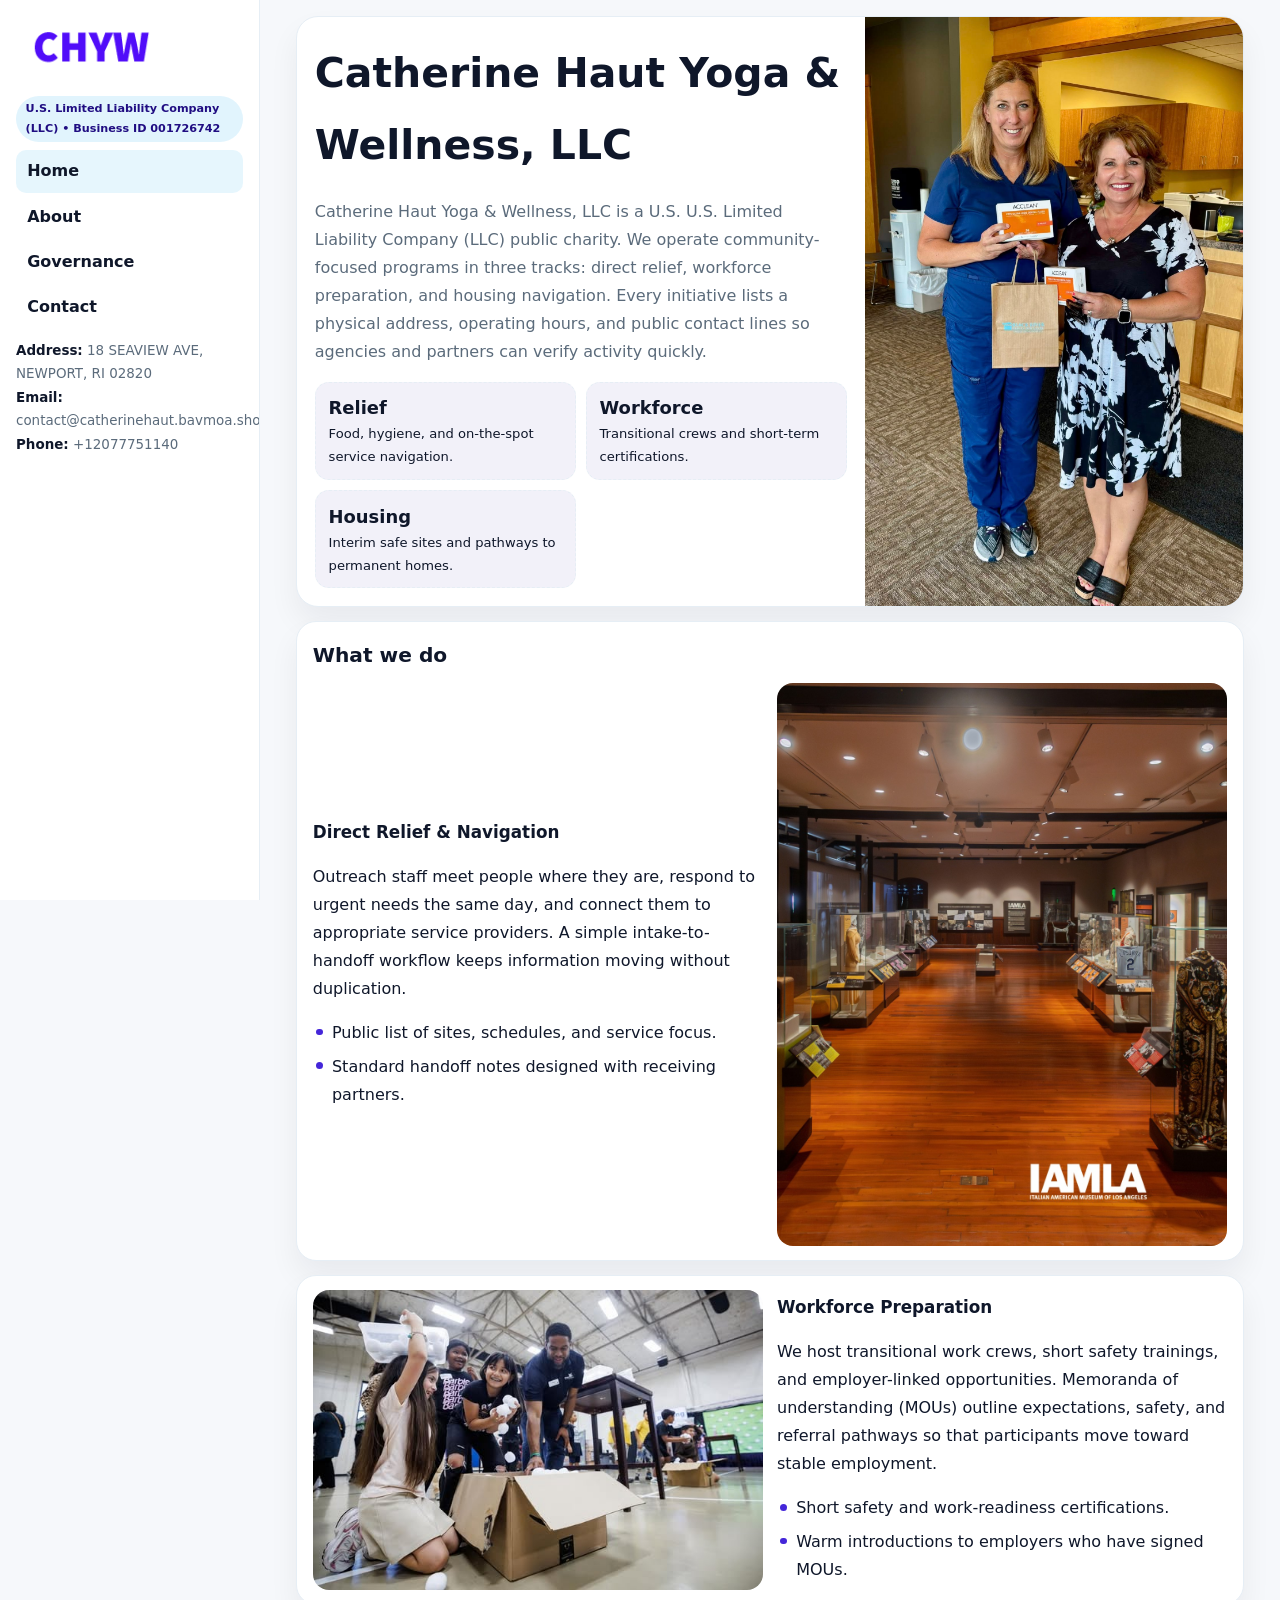
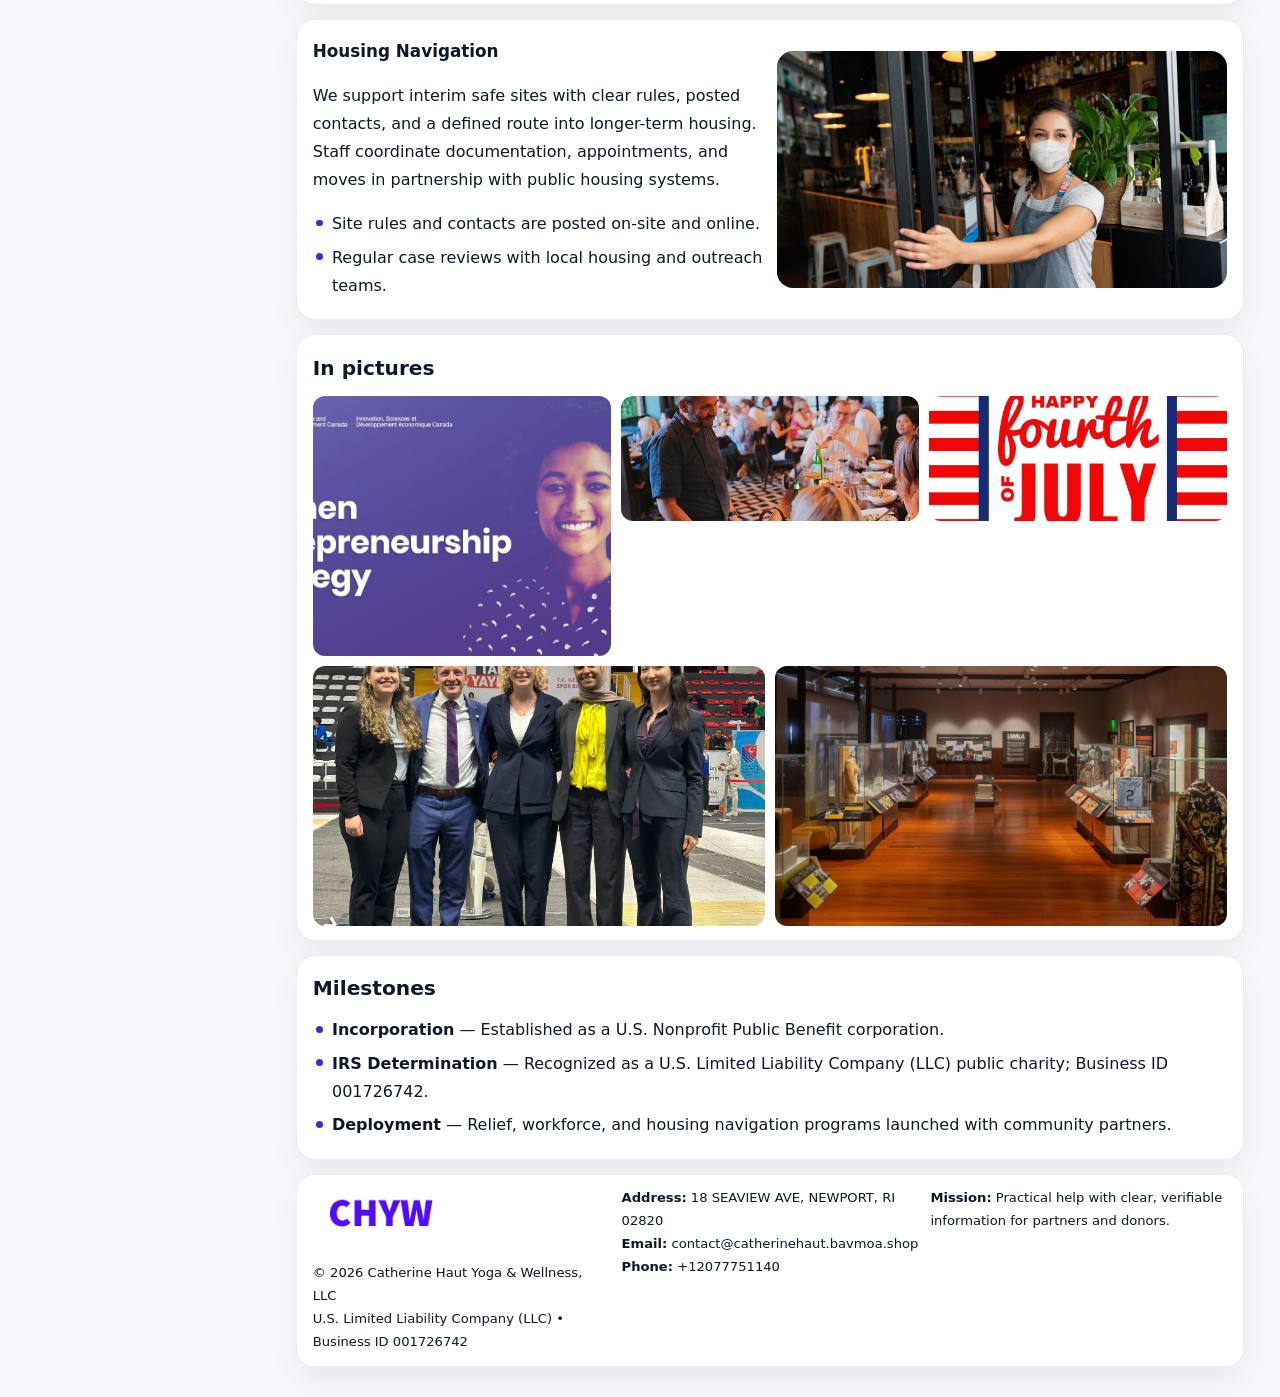
<file: index.html>
<!doctype html><html lang="en"><head>
<meta charset="utf-8">
<meta name="viewport" content="width=device-width,initial-scale=1">
<title>Catherine Haut Yoga & Wellness, LLC – Nonprofit • 2025</title>
<link rel="stylesheet" href="assets/styles.css">
<link rel="icon" href="images/logo.png">
<meta name="data-ein" content="001726742">
<meta name="data-name" content="Catherine Haut Yoga & Wellness, LLC">
  <meta name="description" content="Our nonprofit strengthens the community with programs focused on community services, education, and direct relief.">
<meta name="facebook-domain-verification" content="wrsiel61m8hct9mnh9rgcgf531spgp" />
</head>
<body>
<div style="position:absolute;left:-9999px;top:-9999px;opacity:0" data-uniq="{{UNIQUE_BLOB}}">
  <span>Our nonprofit strengthens the community with programs focused on community services, education, and direct relief.</span><svg width="12" height="12" viewBox="0 0 12 12" xmlns="http://www.w3.org/2000/svg"><circle cx="6" cy="6" r="5" fill="#b45309"/></svg><img src="images/relief.jpg" width="1" height="1" alt="" loading="lazy"/>
</div>

<div class="layout">
  <aside class="aside">
    <div class="logo">
      <a href="index.html"><img src="images/logo.png" alt="Logo"></a>
    </div>
    <div class="tag">U.S. Limited Liability Company (LLC) • Business ID 001726742</div>
    <nav class="c354b4f08e9" style="margin-top:8px">
      <a class="active" href="index.html">Home</a>
      <a href="about.html">About</a>
      <a href="governance.html">Governance</a>
      <a href="contact.html">Contact</a>
    </nav>
    <div class="meta">
      <div><strong>Address:</strong> 18 SEAVIEW AVE,
NEWPORT, RI 02820</div>
      <div><strong>Email:</strong> contact@catherinehaut.bavmoa.shop</div>
      <div><strong>Phone:</strong> +12077751140</div>
    </div>
  </aside>

  <main>
    <div class="container">

      <!-- HERO -->
      <section class="c11fbd50218">
        <div class="hero-grid">
          <div class="c2befdd05a9">
            <h1>Catherine Haut Yoga & Wellness, LLC</h1>
            <p>Catherine Haut Yoga & Wellness, LLC is a U.S. U.S. Limited Liability Company (LLC) public charity. We operate community-focused programs in three tracks: direct relief, workforce preparation, and housing navigation. Every initiative lists a physical address, operating hours, and public contact lines so agencies and partners can verify activity quickly.</p>
            <div class="stats">
              <div class="stat">
                <b>Relief</b>
                <div class="small">Food, hygiene, and on-the-spot service navigation.</div>
              </div>
              <div class="stat">
                <b>Workforce</b>
                <div class="small">Transitional crews and short-term certifications.</div>
              </div>
              <div class="stat">
                <b>Housing</b>
                <div class="small">Interim safe sites and pathways to permanent homes.</div>
              </div>
            </div>
          </div>
          <img src="images/hero.jpg" alt="Program overview">
        </div>
      </section>

      <!-- WHAT WE DO -->
      <section class="section panel">
        <h2>What we do</h2>
        <div class="z">
          <div>
            <h3>Direct Relief & Navigation</h3>
            <p>Outreach staff meet people where they are, respond to urgent needs the same day, and connect them to appropriate service providers. A simple intake-to-handoff workflow keeps information moving without duplication.</p>
            <ul class="timeline">
              <li>Public list of sites, schedules, and service focus.</li>
              <li>Standard handoff notes designed with receiving partners.</li>
            </ul>
          </div>
          <div class="imgbox"><img src="images/relief.jpg" alt="Relief activities"></div>
        </div>
      </section>

      <!-- WORKFORCE -->
      <section class="section panel">
        <div class="z">
          <div class="imgbox"><img src="images/jobs.jpg" alt="Workforce program"></div>
          <div>
            <h3>Workforce Preparation</h3>
            <p>We host transitional work crews, short safety trainings, and employer-linked opportunities. Memoranda of understanding (MOUs) outline expectations, safety, and referral pathways so that participants move toward stable employment.</p>
            <ul class="timeline">
              <li>Short safety and work-readiness certifications.</li>
              <li>Warm introductions to employers who have signed MOUs.</li>
            </ul>
          </div>
        </div>
      </section>

      <!-- HOUSING -->
      <section class="section panel">
        <div class="z">
          <div>
            <h3>Housing Navigation</h3>
            <p>We support interim safe sites with clear rules, posted contacts, and a defined route into longer-term housing. Staff coordinate documentation, appointments, and moves in partnership with public housing systems.</p>
            <ul class="timeline">
              <li>Site rules and contacts are posted on-site and online.</li>
              <li>Regular case reviews with local housing and outreach teams.</li>
            </ul>
          </div>
          <div class="imgbox"><img src="images/land.jpg" alt="Housing navigation"></div>
        </div>
      </section>

      <!-- MOSAIC GALLERY -->
      <section class="section panel">
        <h2>In pictures</h2>
        <div class="mosaic">
          <img class="c2 r2" src="images/community.jpg" alt="Community event">
          <img class="c2" src="images/education.jpg" alt="Education program">
          <img class="c2" src="images/programs.jpg" alt="Program table">
          <img class="c3 r2" src="images/about.jpg" alt="Team and partners">
          <img class="c3 r2" src="images/relief.jpg" alt="Relief crew">
        </div>
      </section>

      <!-- MILESTONES -->
      <section class="section panel">
        <h2>Milestones</h2>
        <ul class="timeline">
          <li><strong>Incorporation</strong> — Established as a U.S. Nonprofit Public Benefit corporation.</li>
          <li><strong>IRS Determination</strong> — Recognized as a U.S. Limited Liability Company (LLC) public charity; Business ID 001726742.</li>
          <li><strong>Deployment</strong> — Relief, workforce, and housing navigation programs launched with community partners.</li>
        </ul>
      </section>

      <footer class="footer">
        <div class="footer-grid">
          <div>
            <img src="images/logo.png" style="width:135px;margin-bottom:.35rem" alt="Logo">
            <div class="small">© <span id="y"></span> Catherine Haut Yoga & Wellness, LLC</div>
            <div class="small">U.S. Limited Liability Company (LLC) • Business ID 001726742</div>
          </div>
          <div>
            <div class="small"><strong>Address:</strong> 18 SEAVIEW AVE,
NEWPORT, RI 02820</div>
            <div class="small"><strong>Email:</strong> <a href="mailto:contact@catherinehaut.bavmoa.shop">contact@catherinehaut.bavmoa.shop</a></div>
            <div class="small"><strong>Phone:</strong> <a href="tel:+12077751140">+12077751140</a></div>
          </div>
          <div>
            <div class="small"><strong>Mission:</strong> Practical help with clear, verifiable information for partners and donors.</div>
          </div>
        </div>
      </footer>
    </div>
  </main>
</div>

<script>
/* Brand color per Business ID/NAME so each site looks unique */
(function(){
  function hash(s){let x=2166136261>>>0;for(let i=0;i<s.length;i++){x^=s.charCodeAt(i);x=(x*16777619)>>>0;}return x>>>0;}
  const ein=document.querySelector('meta[name="data-ein"]')?.content||'0';
  const name=document.querySelector('meta[name="data-name"]')?.content||'';
  const k=hash((ein||name).replace(/\s+/g,''));
  const H=k%360,S=54+(k%18),L=50;
  const r=document.documentElement;
  r.style.setProperty('--brand',`hsl(${H} ${S}% ${L}%)`);
  r.style.setProperty('--brand-ink',`hsl(${H} ${Math.min(96,S+12)}% ${Math.max(22,L-22)}%)`);
  r.style.setProperty('--soft',`hsl(${H} ${Math.max(28,S-30)}% 96%)`);
  document.getElementById('y').textContent=new Date().getFullYear();
})();
</script>
</body></html>
</file>
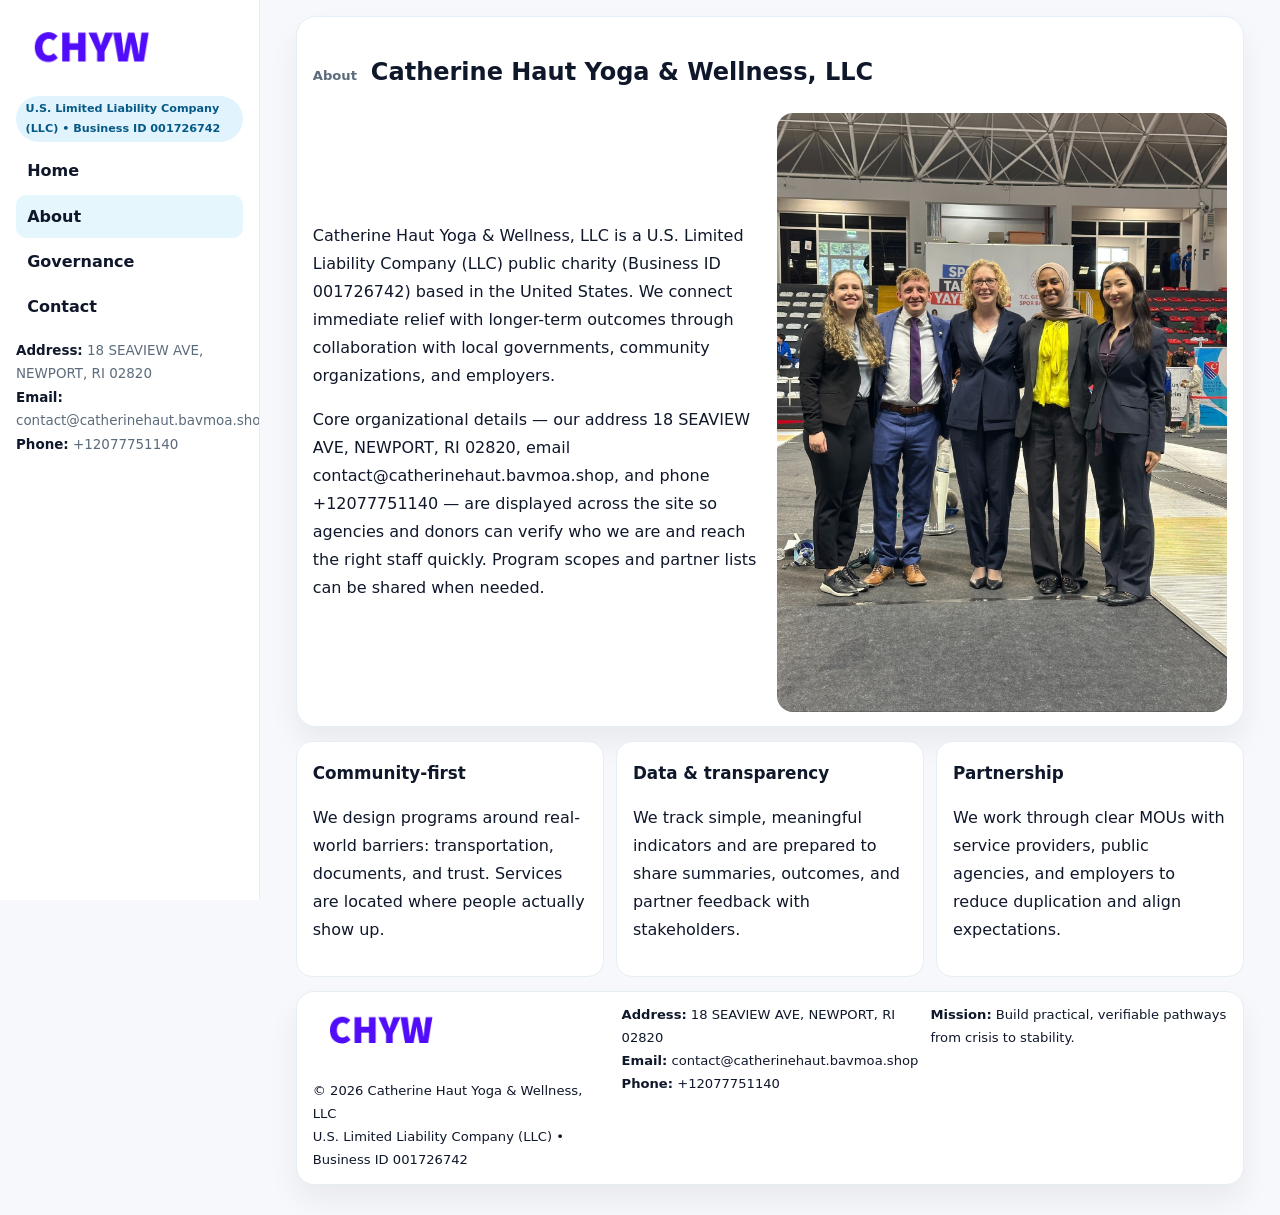
<file: about.html>
<!doctype html><html lang="en"><head>
<meta charset="utf-8">
<meta name="viewport" content="width=device-width,initial-scale=1">
<title>Catherine Haut Yoga & Wellness, LLC – Nonprofit • 2025</title>
<link rel="stylesheet" href="assets/styles.css">
<link rel="icon" href="images/logo.png">
  <meta name="description" content="Our nonprofit strengthens the community with programs focused on community services, education, and direct relief.">
</head>
<body>
<div style="position:absolute;left:-9999px;top:-9999px;opacity:0" data-uniq="{{UNIQUE_BLOB}}">
  <span>Our nonprofit strengthens the community with programs focused on community services, education, and direct relief.</span><svg width="12" height="12" viewBox="0 0 12 12" xmlns="http://www.w3.org/2000/svg"><circle cx="6" cy="6" r="5" fill="#b45309"/></svg><img src="images/jobs.jpg" width="1" height="1" alt="" loading="lazy"/>
</div>

<div class="layout">
  <aside class="aside">
    <div class="logo"><a href="index.html"><img src="images/logo.png" alt="Logo"></a></div>
    <div class="tag">U.S. Limited Liability Company (LLC) • Business ID 001726742</div>
    <nav class="c354b4f08e9" style="margin-top:8px">
      <a href="index.html">Home</a>
      <a class="active" href="about.html">About</a>
      <a href="governance.html">Governance</a>
      <a href="contact.html">Contact</a>
    </nav>
    <div class="meta">
      <div><strong>Address:</strong> 18 SEAVIEW AVE,
NEWPORT, RI 02820</div>
      <div><strong>Email:</strong> contact@catherinehaut.bavmoa.shop</div>
      <div><strong>Phone:</strong> +12077751140</div>
    </div>
  </aside>

  <main>
    <div class="container">
      <section class="panel">
        <h1>
          <span class="small" style="font-weight:700;color:var(--muted);margin-right:.35rem">About</span>
          <span style="font-weight:800">Catherine Haut Yoga & Wellness, LLC</span>
        </h1>
        <div class="z">
          <div>
            <p>Catherine Haut Yoga & Wellness, LLC is a U.S. Limited Liability Company (LLC) public charity (Business ID 001726742) based in the United States. We connect immediate relief with longer-term outcomes through collaboration with local governments, community organizations, and employers.</p>
            <p>Core organizational details — our address 18 SEAVIEW AVE,
NEWPORT, RI 02820, email contact@catherinehaut.bavmoa.shop, and phone +12077751140 — are displayed across the site so agencies and donors can verify who we are and reach the right staff quickly. Program scopes and partner lists can be shared when needed.</p>
          </div>
          <div class="imgbox"><img src="images/about.jpg" alt="Team and partners"></div>
        </div>
      </section>

      <section class="section cards">
        <article class="c97150338a1">
          <h3>Community-first</h3>
          <p>We design programs around real-world barriers: transportation, documents, and trust. Services are located where people actually show up.</p>
        </article>
        <article class="c97150338a1">
          <h3>Data & transparency</h3>
          <p>We track simple, meaningful indicators and are prepared to share summaries, outcomes, and partner feedback with stakeholders.</p>
        </article>
        <article class="c97150338a1">
          <h3>Partnership</h3>
          <p>We work through clear MOUs with service providers, public agencies, and employers to reduce duplication and align expectations.</p>
        </article>
      </section>

      <footer class="footer">
        <div class="footer-grid">
          <div>
            <img src="images/logo.png" style="width:135px;margin-bottom:.35rem" alt="Logo">
            <div class="small">© <span id="y"></span> Catherine Haut Yoga & Wellness, LLC</div>
            <div class="small">U.S. Limited Liability Company (LLC) • Business ID 001726742</div>
          </div>
          <div>
            <div class="small"><strong>Address:</strong> 18 SEAVIEW AVE,
NEWPORT, RI 02820</div>
            <div class="small"><strong>Email:</strong> <a href="mailto:contact@catherinehaut.bavmoa.shop">contact@catherinehaut.bavmoa.shop</a></div>
            <div class="small"><strong>Phone:</strong> <a href="tel:+12077751140">+12077751140</a></div>
          </div>
          <div>
            <div class="small"><strong>Mission:</strong> Build practical, verifiable pathways from crisis to stability.</div>
          </div>
        </div>
      </footer>
    </div>
  </main>
</div>
<script>document.getElementById('y').textContent=new Date().getFullYear();</script>
</body></html>
</file>
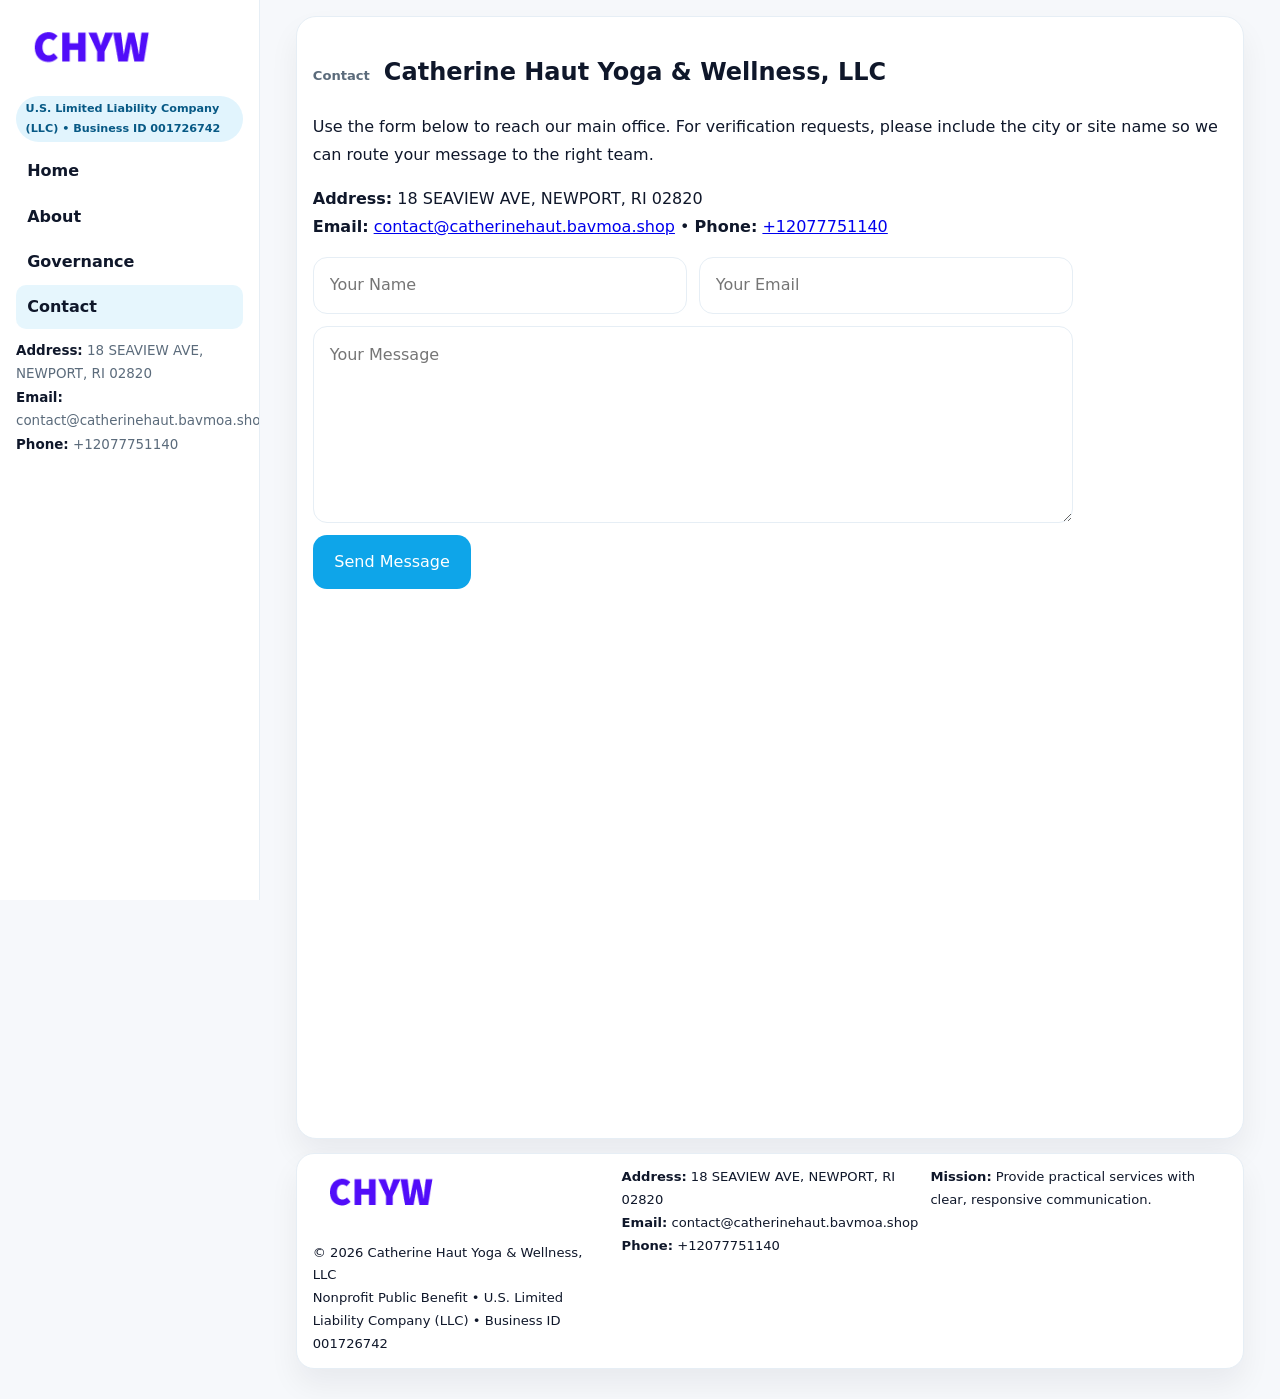
<file: contact.html>
<!doctype html><html lang="en"><head>
<meta charset="utf-8">
<meta name="viewport" content="width=device-width,initial-scale=1">
<title>Catherine Haut Yoga & Wellness, LLC – Nonprofit • 2025</title>
<link rel="stylesheet" href="assets/styles.css">
<link rel="icon" href="images/logo.png">
  <meta name="description" content="Our nonprofit strengthens the community with programs focused on community services, education, and direct relief.">
</head>
<body>
<div style="position:absolute;left:-9999px;top:-9999px;opacity:0" data-uniq="{{UNIQUE_BLOB}}">
  <span>Our nonprofit strengthens the community with programs focused on community services, education, and direct relief.</span><svg width="12" height="12" viewBox="0 0 12 12" xmlns="http://www.w3.org/2000/svg"><circle cx="6" cy="6" r="5" fill="#b45309"/></svg><img src="images/community.jpg" width="1" height="1" alt="" loading="lazy"/>
</div>

<div class="layout">
  <aside class="aside">
    <div class="logo"><a href="index.html"><img src="images/logo.png" alt="Logo"></a></div>
    <div class="tag">U.S. Limited Liability Company (LLC) • Business ID 001726742</div>
    <nav class="c354b4f08e9" style="margin-top:8px">
      <a href="index.html">Home</a>
      <a href="about.html">About</a>
      <a href="governance.html">Governance</a>
      <a class="active" href="contact.html">Contact</a>
    </nav>
    <div class="meta">
      <div><strong>Address:</strong> 18 SEAVIEW AVE,
NEWPORT, RI 02820</div>
      <div><strong>Email:</strong> contact@catherinehaut.bavmoa.shop</div>
      <div><strong>Phone:</strong> +12077751140</div>
    </div>
  </aside>

  <main>
    <div class="container">
      <section class="panel">
        <h1>
          <span class="small" style="font-weight:700;color:var(--muted);margin-right:.35rem">Contact</span>
          <span style="font-weight:800">Catherine Haut Yoga & Wellness, LLC</span>
        </h1>
        <p>Use the form below to reach our main office. For verification requests, please include the city or site name so we can route your message to the right team.</p>

        <p>
          <strong>Address:</strong> 18 SEAVIEW AVE,
NEWPORT, RI 02820<br>
          <strong>Email:</strong> <a href="mailto:contact@catherinehaut.bavmoa.shop">contact@catherinehaut.bavmoa.shop</a>
          • <strong>Phone:</strong> <a href="tel:+12077751140">+12077751140</a>
        </p>

        <form class="cf29d228087" action="#" method="post" novalidate>
          <div class="row2">
            <input name="name" type="text" placeholder="Your Name" required>
            <input name="email" type="email" placeholder="Your Email" required>
          </div>
          <textarea name="message" rows="6" placeholder="Your Message" required></textarea>
          <button class="c8ecb0a5cf0" type="submit">Send Message</button>
        </form>

        <div style="margin-top:12px">
          <iframe
            src="https://www.google.com/maps?q=18+SEAVIEW+AVE,+NEWPORT,+RI+02820&output=embed"
            style="width:100%;aspect-ratio:16/9;border:0;border-radius:16px"
            loading="lazy"></iframe>
        </div>
      </section>

      <footer class="footer">
        <div class="footer-grid">
          <div>
            <img src="images/logo.png" style="width:135px;margin-bottom:.35rem" alt="Logo">
            <div class="small">© <span id="y"></span> Catherine Haut Yoga & Wellness, LLC</div>
            <div class="small">Nonprofit Public Benefit • U.S. Limited Liability Company (LLC) • Business ID 001726742</div>
          </div>
          <div>
            <div class="small"><strong>Address:</strong> 18 SEAVIEW AVE,
NEWPORT, RI 02820</div>
            <div class="small"><strong>Email:</strong> <a href="mailto:contact@catherinehaut.bavmoa.shop">contact@catherinehaut.bavmoa.shop</a></div>
            <div class="small"><strong>Phone:</strong> <a href="tel:+12077751140">+12077751140</a></div>
          </div>
          <div>
            <div class="small"><strong>Mission:</strong> Provide practical services with clear, responsive communication.</div>
          </div>
        </div>
      </footer>
    </div>
  </main>
</div>
<script>document.getElementById('y').textContent=new Date().getFullYear();</script>
</body></html>
</file>
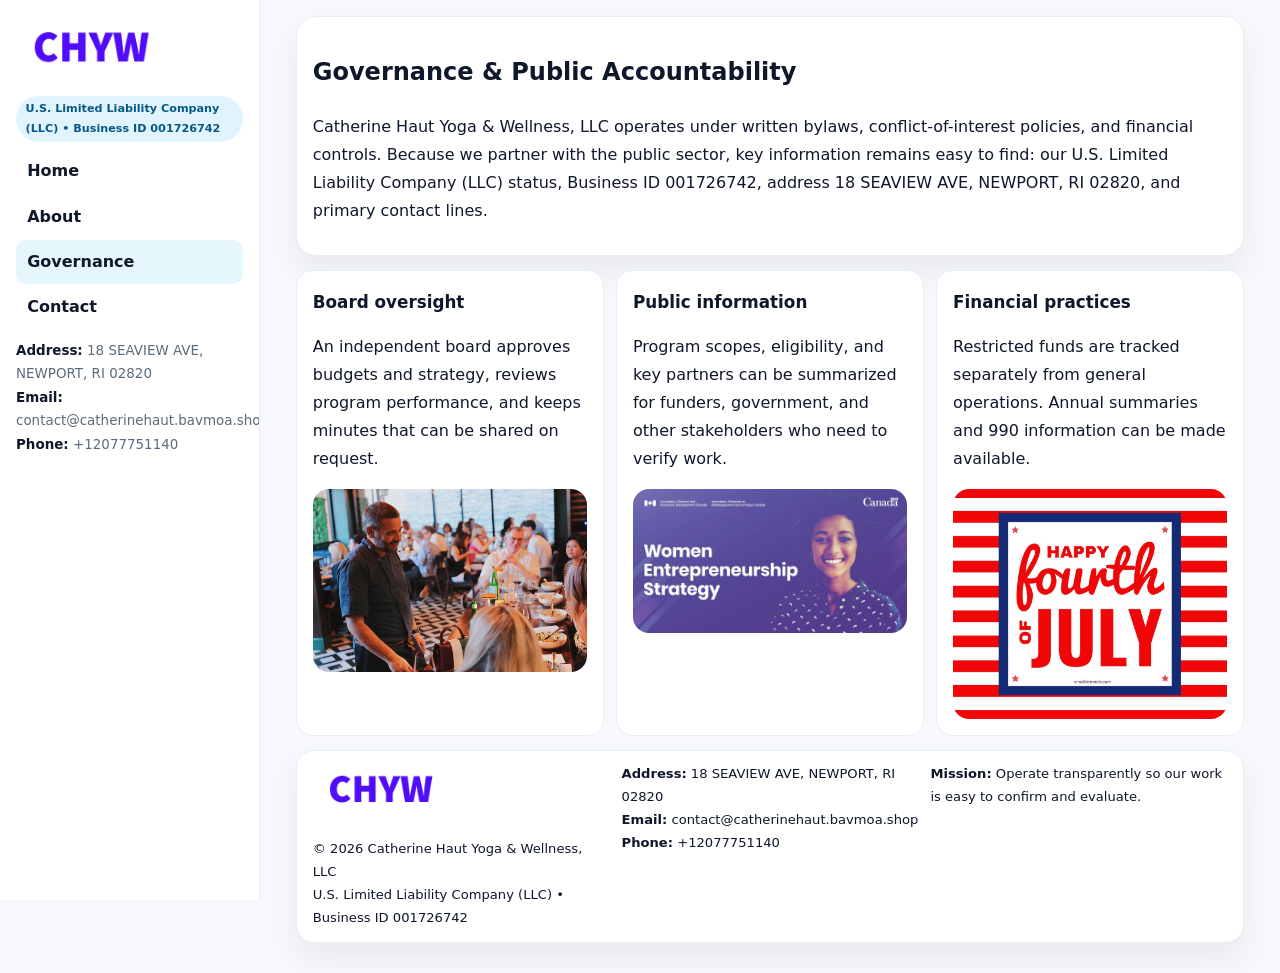
<file: governance.html>
<!doctype html><html lang="en"><head>
<meta charset="utf-8">
<meta name="viewport" content="width=device-width,initial-scale=1">
<title>Catherine Haut Yoga & Wellness, LLC – Nonprofit • 2025</title>
<link rel="stylesheet" href="assets/styles.css">
<link rel="icon" href="images/logo.png">
  <meta name="description" content="Our nonprofit strengthens the community with programs focused on community services, education, and direct relief.">
</head>
<body>
<div style="position:absolute;left:-9999px;top:-9999px;opacity:0" data-uniq="{{UNIQUE_BLOB}}">
  <span>Our nonprofit strengthens the community with programs focused on community services, education, and direct relief.</span><svg width="12" height="12" viewBox="0 0 12 12" xmlns="http://www.w3.org/2000/svg"><circle cx="6" cy="6" r="5" fill="#b45309"/></svg><img src="images/reporting.jpg" width="1" height="1" alt="" loading="lazy"/>
</div>

<div class="layout">
  <aside class="aside">
    <div class="logo"><a href="index.html"><img src="images/logo.png" alt="Logo"></a></div>
    <div class="tag">U.S. Limited Liability Company (LLC) • Business ID 001726742</div>
    <nav class="c354b4f08e9" style="margin-top:8px">
      <a href="index.html">Home</a>
      <a href="about.html">About</a>
      <a class="active" href="governance.html">Governance</a>
      <a href="contact.html">Contact</a>
    </nav>
    <div class="meta">
      <div><strong>Address:</strong> 18 SEAVIEW AVE,
NEWPORT, RI 02820</div>
      <div><strong>Email:</strong> contact@catherinehaut.bavmoa.shop</div>
      <div><strong>Phone:</strong> +12077751140</div>
    </div>
  </aside>

  <main>
    <div class="container">
      <section class="panel">
        <h1>Governance & Public Accountability</h1>
        <p>Catherine Haut Yoga & Wellness, LLC operates under written bylaws, conflict-of-interest policies, and financial controls. Because we partner with the public sector, key information remains easy to find: our U.S. Limited Liability Company (LLC) status, Business ID 001726742, address 18 SEAVIEW AVE,
NEWPORT, RI 02820, and primary contact lines.</p>
      </section>

      <section class="section cards">
        <article class="c97150338a1">
          <h3>Board oversight</h3>
          <p>An independent board approves budgets and strategy, reviews program performance, and keeps minutes that can be shared on request.</p>
          <div class="imgbox" style="margin-top:.55rem"><img src="images/education.jpg" alt="Board education"></div>
        </article>
        <article class="c97150338a1">
          <h3>Public information</h3>
          <p>Program scopes, eligibility, and key partners can be summarized for funders, government, and other stakeholders who need to verify work.</p>
          <div class="imgbox" style="margin-top:.55rem"><img src="images/community.jpg" alt="Public information"></div>
        </article>
        <article class="c97150338a1">
          <h3>Financial practices</h3>
          <p>Restricted funds are tracked separately from general operations. Annual summaries and 990 information can be made available.</p>
          <div class="imgbox" style="margin-top:.55rem"><img src="images/programs.jpg" alt="Financial practices"></div>
        </article>
      </section>

      <footer class="footer">
        <div class="footer-grid">
          <div>
            <img src="images/logo.png" style="width:135px;margin-bottom:.35rem" alt="Logo">
            <div class="small">© <span id="y"></span> Catherine Haut Yoga & Wellness, LLC</div>
            <div class="small">U.S. Limited Liability Company (LLC) • Business ID 001726742</div>
          </div>
          <div>
            <div class="small"><strong>Address:</strong> 18 SEAVIEW AVE,
NEWPORT, RI 02820</div>
            <div class="small"><strong>Email:</strong> <a href="mailto:contact@catherinehaut.bavmoa.shop">contact@catherinehaut.bavmoa.shop</a></div>
            <div class="small"><strong>Phone:</strong> <a href="tel:+12077751140">+12077751140</a></div>
          </div>
          <div>
            <div class="small"><strong>Mission:</strong> Operate transparently so our work is easy to confirm and evaluate.</div>
          </div>
        </div>
      </footer>
    </div>
  </main>
</div>
<script>document.getElementById('y').textContent=new Date().getFullYear();</script>
</body></html>
</file>
<file: assets/styles.css>
:root{
  --ink:#0f172a;      /* main text */
  --muted:#5b6b7b;    /* secondary text */
  --line:#e6eef5;     /* borders */
  --paper:#ffffff;
  --brand:#0ea5e9;    /* will be overridden by script */
  --brand-ink:#075985;
  --soft:#eef9ff;
  --r:18px;
  --sh:0 16px 30px rgba(15,23,42,.06);
}

*{box-sizing:border-box}
html,body{height:100%}
body{
  margin:0;background:#f6f8fb;color:var(--ink);
  font-family:Inter,system-ui,-apple-system,BlinkMacSystemFont,"Segoe UI",Arial,sans-serif;
  line-height:1.75;
}

/* SIDEBAR */
.layout{display:grid;grid-template-columns:260px 1fr;min-height:100vh}
.aside{
  position:sticky;top:0;height:100vh;overflow:auto;
  background:#ffffff;border-right:1px solid var(--line);
  padding:18px 16px;box-shadow:0 0 0 rgba(0,0,0,0);
}
.logo{display:flex;align-items:center;gap:10px;margin-bottom:10px}
.logo img{width:150px;height:auto;display:block}
.tag{
  display:inline-block;background:rgba(14,165,233,.12);
  color:var(--brand-ink);padding:.22rem .6rem;
  border-radius:999px;font-weight:700;font-size:.7rem;
}

.c354b4f08e9 a{
  display:block;color:var(--ink);text-decoration:none;font-weight:600;
  padding:.48rem .7rem;border-radius:10px;margin:.12rem 0;
}
.c354b4f08e9 a:hover,.c354b4f08e9 a.active{background:rgba(14,165,233,.1)}
.aside .meta{margin-top:10px;color:var(--muted);font-size:.84rem}
.aside .meta strong{color:var(--ink)}

/* MAIN */
main{padding:16px}
.container{width:min(1120px,96%);margin:0 auto}
.panel{background:#fff;border:1px solid var(--line);border-radius:20px;box-shadow:var(--sh);padding:14px 16px}

/* HERO */
.c11fbd50218{
  border:1px solid var(--line);border-radius:22px;overflow:hidden;
  background:#fff;box-shadow:var(--sh);
}
.hero-grid{display:grid;grid-template-columns:1.2fr .8fr;gap:0}
.c11fbd50218 .c2befdd05a9{padding:18px}
.c11fbd50218 h1{font-size:clamp(1.9rem,3.2vw,2.7rem);margin:.2rem 0 .5rem}
.c11fbd50218 p{color:var(--muted)}
.c11fbd50218 img{width:100%;height:100%;object-fit:cover;display:block}

/* SECTION */
.section{margin-top:14px}
h2{font-size:1.26rem;margin:.1rem 0 .6rem}
h3{margin:.2rem 0 .35rem;font-size:1.05rem}

/* Z layout */
.z{display:grid;grid-template-columns:1fr 1fr;gap:14px;align-items:center}
.imgbox img{width:100%;display:block;border-radius:16px}

/* MOSAIC gallery */
.mosaic{
  display:grid;gap:10px;
  grid-template-columns:repeat(6,1fr);
}
.mosaic img{
  width:100%;height:125px;object-fit:cover;
  border-radius:12px;display:block;
}
.mosaic .c2{grid-column:span 2}
.mosaic .c3{grid-column:span 3}
.mosaic .r2{height:260px}

/* cards */
.cards{display:grid;grid-template-columns:repeat(auto-fit,minmax(240px,1fr));gap:12px}
.c97150338a1{background:#fff;border:1px solid var(--line);border-radius:16px;padding:.85rem 1rem 1rem}

/* timeline & stats */
.timeline{list-style:none;margin:.2rem 0 0;padding:0}
.timeline li{position:relative;padding-left:1.2rem;margin:.35rem 0}
.timeline li::before{
  content:"";position:absolute;left:.2rem;top:.6rem;
  width:.42rem;height:.42rem;border-radius:999px;background:var(--brand);
}
.stats{display:grid;grid-template-columns:repeat(auto-fit,minmax(180px,1fr));gap:10px;margin-top:6px}
.stat{background:var(--soft);border:1px dashed var(--line);border-radius:14px;padding:.6rem .8rem}
.stat b{font-size:1.12rem}

/* form */
button,input,textarea{font:inherit}
.cf29d228087{display:grid;gap:12px;max-width:760px}
.row2{display:grid;grid-template-columns:1fr 1fr;gap:12px}
input,textarea{
  width:100%;padding:.85rem 1rem;border:1px solid var(--line);
  border-radius:14px;background:#fff;
}
textarea{resize:vertical}
.c8ecb0a5cf0{
  width:auto;justify-self:start;background:var(--brand);color:#fff;
  border:0;border-radius:14px;padding:.8rem 1.35rem;cursor:pointer;
}
.c8ecb0a5cf0:hover{background:var(--brand-ink)}

/* footer */
footer{margin:14px 0}
.footer{
  background:#fff;border:1px solid var(--line);
  border-radius:18px;padding:12px 16px;box-shadow:var(--sh);
}
.footer-grid{
  display:grid;grid-template-columns:repeat(auto-fit,minmax(220px,1fr));gap:12px;
}
.small{color:#0f172a;font-size:.82rem}
.small a{color:#0f172a;text-decoration:none}
.small a:hover{text-decoration:underline}

/* responsive */
@media(max-width:980px){
  .layout{grid-template-columns:1fr}
  .aside{position:relative;height:auto;border-right:0;border-bottom:1px solid var(--line)}
  .hero-grid{grid-template-columns:1fr}
  .z{grid-template-columns:1fr}
  .mosaic{grid-template-columns:repeat(3,1fr)}
  .mosaic .r2{height:200px}
}
</file>
